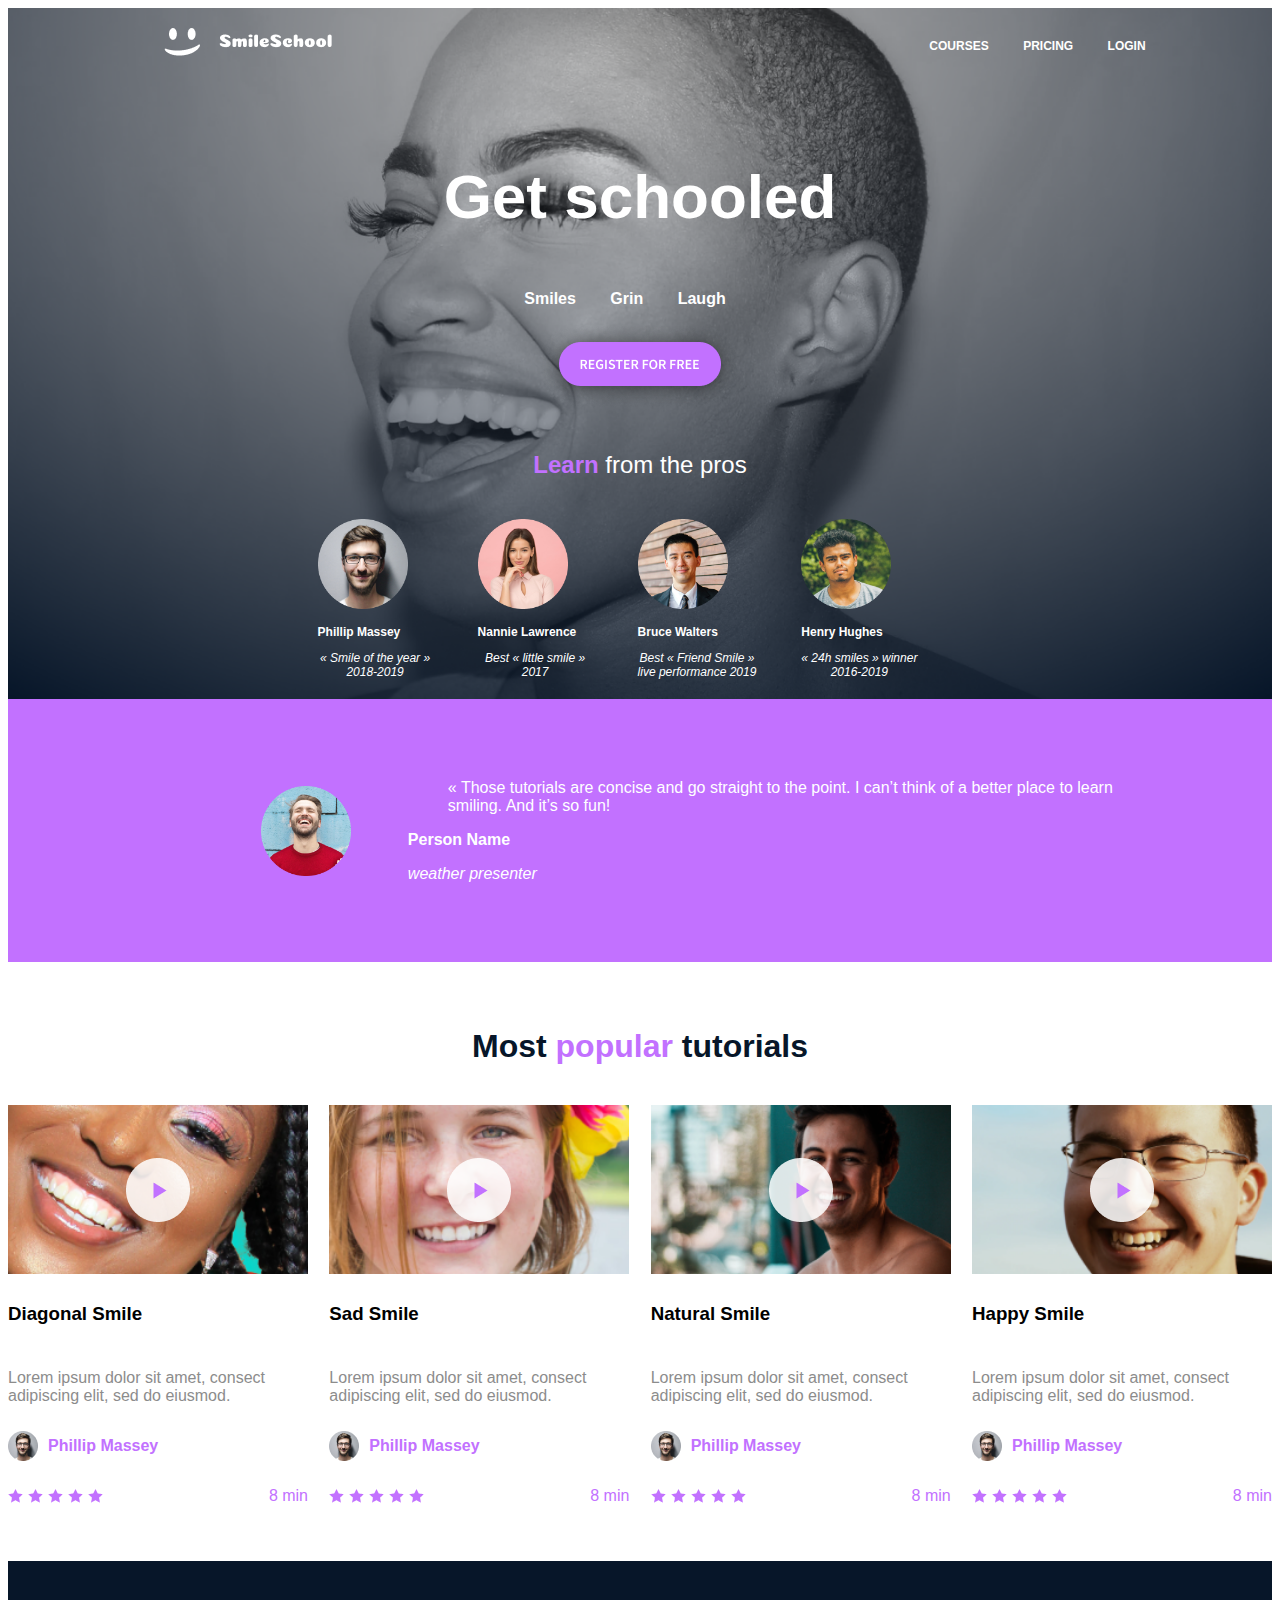
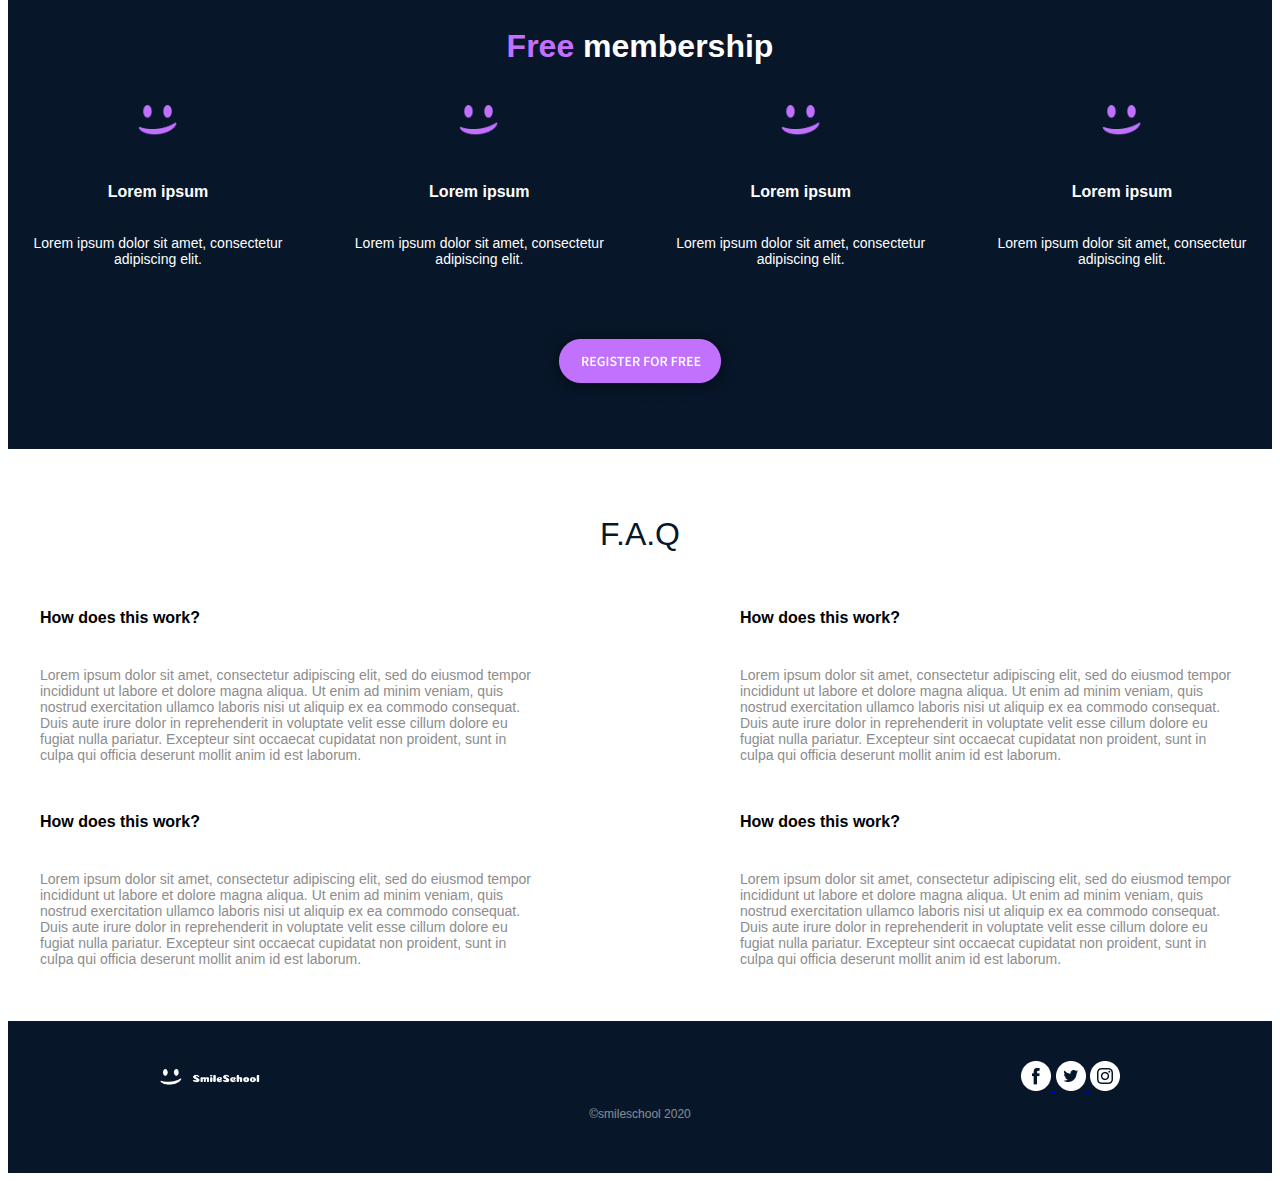
<file: css_advanced/index.html>
<!DOCTYPE html>
<html lang="en">

<head>
    <meta charset="UTF-8">
    <meta name="viewport" content="width=device-width, initial-scale=1.0">
    <title>Get schooled</title>
    <link rel="stylesheet" href="styles.css">
</head>

<body>
    <main>
        <div class="header-banner-background">
            <!-- Task 1 - Header -->
            <header>
                <!-- Link with an image inside -->
                <a href="#">
                    <img src="images/logo.png" alt="smiley logo description">
                </a>

                <!-- Block of 3 link elements -->
                <div class="link-block">
                    <a href="courses">COURSES</a>
                    <a href="pricing">PRICING</a>
                    <a href="login">LOGIN</a>
                </div>
            </header>
            <!-- End Task 1 -->


            <!-- Task 2 Banner -->
            <section class="banner-section">

                <!-- First block starts here -->
                <div class="block-one">

                    <!-- Heading -->
                    <h1 class="name">Get schooled</h1>

                    <!-- Text element -->
                    <p><span>Smiles</span> <span>Grin</span> <span>Laugh</span></p>

                    <!-- Button element -->
                    <a href="register-link-probs">
                        <img src="images/banner-button.png" alt="Register for Free">
                    </a>

                </div>
                <!-- First block ends here -->

                <!-- Second block starts here -->
                <div class="block-two">
                    <h2><span>Learn</span> from the pros</h2>

                    <!-- pros block -->
                    <div class="pros-block">
                        <div>
                            <img src="images/pros-1.png" alt="massey">
                            <h3>Phillip Massey</h3>
                            <p>« Smile of the year »</Smile>
                            </p>
                            <p>2018-2019</p>
                        </div>
                        <div>
                            <img src="images/pros-2.png" alt="lawrence">
                            <h3>Nannie Lawrence</h3>
                            <p>Best « little smile »</p>
                            <p>2017</p>
                        </div>
                        <div>
                            <img src="images/pros-3.png" alt="walters">
                            <h3>Bruce Walters</h3>
                            <p>Best « Friend Smile »</p>
                            <p>live performance 2019</p>
                        </div>
                        <div>
                            <img src="images/pros-4.png " alt="hughes">
                            <h3>Henry Hughes</h3>
                            <p>« 24h smiles » winner </p>
                            <p>2016-2019</p>
                        </div>
                    </div>
                    <!-- end pros block -->

                </div>
                <!-- Second block ends here -->

            </section>
            <!-- End Task 2 -->
        </div>


        <!-- Task 3 Quote -->
        <section class="quote-section">
            <div class="quote-block">
                <h2>w3c quote heading</h2>

                <!-- Image for the quote block -->
                <img src="images/testimonials-avatar.png" alt="Description for Quote Image">

                <!-- Block containing the quote details -->
                <div class="quote-details">

                    <!-- Quote body -->
                    <blockquote>« Those tutorials are concise and go straight to the point. I can’t think of a better
                        place to learn smiling. And it’s so fun!</blockquote>

                    <!-- Author of the quote -->
                    <p class="person-quote">Person Name</p>

                    <!-- Sub Title -->
                    <p class="title">weather presenter</p>

                </div>
            </div>
        </section>
        <!-- End Task 3 -->

        <!-- Task 4 Videos -->
        <section class="videos-section">

            <!-- Heading for the videos section -->
            <h2>Most <span>popular</span> tutorials</h2>

            <!-- Main block containing the 4 video blocks -->
            <div class="videos-block">

                <!-- Diagonal Smile -->
                <div class="video-item">
                    <div class="video-preview">
                        <img src="images/preview1.png" alt="diagonal video cover description">
                        <img src="images/play-button.png" alt="play button">
                    </div>
                    <h3>Diagonal Smile</h3>
                    <p>Lorem ipsum dolor sit amet, consect adipiscing elit, sed do eiusmod.</p>
                    <div class="video-author">
                        <img src="images/small-avatar.png" alt="Massey Author">
                        <h4>Phillip Massey</h4>
                    </div>
                    <div class="video-rating">
                        <img src="images/star.png" alt="Star 1">
                        <img src="images/star.png" alt="Star 2">
                        <img src="images/star.png" alt="Star 3">
                        <img src="images/star.png" alt="Star 4">
                        <img src="images/star.png" alt="Star 5">
                        <p>8 min</p>
                    </div>
                </div>

                <!-- Sad Smile -->
                <div class="video-item">
                    <div class="video-preview">
                        <img src="images/preview2.png" alt="sad video cover description">
                        <img src="images/play-button.png" alt="play button">
                    </div>
                    <h3>Sad Smile</h3>
                    <p>Lorem ipsum dolor sit amet, consect adipiscing elit, sed do eiusmod.</p>
                    <div class="video-author">
                        <img src="images/small-avatar.png" alt="Massey Author">
                        <h4>Phillip Massey</h4>
                    </div>
                    <div class="video-rating">
                        <img src="images/star.png" alt="Star 1">
                        <img src="images/star.png" alt="Star 2">
                        <img src="images/star.png" alt="Star 3">
                        <img src="images/star.png" alt="Star 4">
                        <img src="images/star.png" alt="Star 5">
                        <p>8 min</p>
                    </div>
                </div>

                <!-- Natural Smile -->
                <div class="video-item">
                    <div class="video-preview">
                        <img src="images/preview3.png" alt="natural video cover description">
                        <img src="images/play-button.png" alt="play button">
                    </div>
                    <h3>Natural Smile</h3>
                    <p>Lorem ipsum dolor sit amet, consect adipiscing elit, sed do eiusmod.</p>
                    <div class="video-author">
                        <img src="images/small-avatar.png" alt="Massey Author">
                        <h4>Phillip Massey</h4>
                    </div>
                    <div class="video-rating">
                        <img src="images/star.png" alt="Star 1">
                        <img src="images/star.png" alt="Star 2">
                        <img src="images/star.png" alt="Star 3">
                        <img src="images/star.png" alt="Star 4">
                        <img src="images/star.png" alt="Star 5">
                        <p>8 min</p>
                    </div>
                </div>

                <!-- Happy Smile -->
                <div class="video-item">
                    <div class="video-preview">
                        <img src="images/preview4.png" alt="happy video cover description">
                        <img src="images/play-button.png" alt="play button">
                    </div>
                    <h3>Happy Smile</h3>
                    <p>Lorem ipsum dolor sit amet, consect adipiscing elit, sed do eiusmod.</p>
                    <div class="video-author">
                        <img src="images/small-avatar.png" alt="Massey Author">
                        <h4>Phillip Massey</h4>
                    </div>
                    <div class="video-rating">
                        <img src="images/star.png" alt="Star 1">
                        <img src="images/star.png" alt="Star 2">
                        <img src="images/star.png" alt="Star 3">
                        <img src="images/star.png" alt="Star 4">
                        <img src="images/star.png" alt="Star 5">
                        <p>8 min</p>
                    </div>
                </div>
            </div>
        </section>
        <!-- End Task 4 -->

        <!-- Task 5 Membership -->
        <section class="membership-section">
            <h2><span>Free</span> membership</h2>
            <div class="membership-block">
                <div class="membership-item">
                    <img src="images/membership-smile.png" alt="Membership Image Description">
                    <h3>Lorem ipsum</h3>
                    <p>Lorem ipsum dolor sit amet, consectetur adipiscing elit.</p>
                </div>
                <div class="membership-item">
                    <img src="images/membership-smile.png" alt="Membership Image Description">
                    <h3>Lorem ipsum</h3>
                    <p>Lorem ipsum dolor sit amet, consectetur adipiscing elit.</p>
                </div>
                <div class="membership-item">
                    <img src="images/membership-smile.png" alt="Membership Image Description">
                    <h3>Lorem ipsum</h3>
                    <p>Lorem ipsum dolor sit amet, consectetur adipiscing elit.</p>
                </div>
                <div class="membership-item">
                    <img src="images/membership-smile.png" alt="Membership Image Description">
                    <h3>Lorem ipsum</h3>
                    <p>Lorem ipsum dolor sit amet, consectetur adipiscing elit.</p>
                </div>
            </div>
            <div class="membership-button">
                <a href="register-link-probs">
                    <img src="images/membership-button.png" alt="Register for Free">
                </a>
            </div>

        </section>
        <!-- End Task 5 -->

        <!-- Task 6 FAQ -->
        <section class="faq-section">
            <h2>F.A.Q</h2>
            <div class="faq-block">

                <!-- First row block -->
                <div class="faq-row">
                    <div class="faq-item">
                        <h3>How does this work?</h3>
                        <p>Lorem ipsum dolor sit amet, consectetur adipiscing elit, sed do eiusmod tempor incididunt ut
                            labore et dolore magna aliqua. Ut enim ad minim veniam, quis nostrud exercitation ullamco
                            laboris nisi ut aliquip ex ea commodo consequat. Duis aute irure dolor in reprehenderit in
                            voluptate velit esse cillum dolore eu fugiat nulla pariatur. Excepteur sint occaecat
                            cupidatat non proident, sunt in culpa qui officia deserunt mollit anim id est laborum.</p>
                    </div>
                    <div class="faq-item">
                        <h3>How does this work?</h3>
                        <p>Lorem ipsum dolor sit amet, consectetur adipiscing elit, sed do eiusmod tempor incididunt ut
                            labore et dolore magna aliqua. Ut enim ad minim veniam, quis nostrud exercitation ullamco
                            laboris nisi ut aliquip ex ea commodo consequat. Duis aute irure dolor in reprehenderit in
                            voluptate velit esse cillum dolore eu fugiat nulla pariatur. Excepteur sint occaecat
                            cupidatat non proident, sunt in culpa qui officia deserunt mollit anim id est laborum.</p>
                    </div>
                </div>

                <!-- Second row block -->
                <div class="faq-row">
                    <div class="faq-item">
                        <h3>How does this work?</h3>
                        <p>Lorem ipsum dolor sit amet, consectetur adipiscing elit, sed do eiusmod tempor incididunt ut
                            labore et dolore magna aliqua. Ut enim ad minim veniam, quis nostrud exercitation ullamco
                            laboris nisi ut aliquip ex ea commodo consequat. Duis aute irure dolor in reprehenderit in
                            voluptate velit esse cillum dolore eu fugiat nulla pariatur. Excepteur sint occaecat
                            cupidatat non proident, sunt in culpa qui officia deserunt mollit anim id est laborum.</p>
                    </div>
                    <div class="faq-item">
                        <h3>How does this work?</h3>
                        <p>Lorem ipsum dolor sit amet, consectetur adipiscing elit, sed do eiusmod tempor incididunt ut
                            labore et dolore magna aliqua. Ut enim ad minim veniam, quis nostrud exercitation ullamco
                            laboris nisi ut aliquip ex ea commodo consequat. Duis aute irure dolor in reprehenderit in
                            voluptate velit esse cillum dolore eu fugiat nulla pariatur. Excepteur sint occaecat
                            cupidatat non proident, sunt in culpa qui officia deserunt mollit anim id est laborum.</p>
                    </div>
                </div>
            </div>
        </section>
    </main>
    <!-- End Task 6 -->

    <!-- Task 7 Footer -->
    <footer>

        <!-- Global block for centering the footer content -->
        <div class="footer-global-block">

            <!-- Row block for footer content -->
            <div class="footer-row">
                <img src="images/footer-logo.png" alt="Smiley Image Description">

                <!-- Block containing images with links -->
                <div class="footer-socials-icons">
                    <a href="fb">
                        <img src="images/Facebook.png" alt="Facebook">
                    </a>
                    <a href="twitter">
                        <img src="images/Twitter.png" alt="Twitter">
                    </a>
                    <a href="da-gram">
                        <img src="images/Instagram.png" alt="Instagram">
                    </a>
                </div>
            </div>
            <!-- End of the row block -->

            <!-- Block for the copyright text -->
            <div class="footer-copyright">
                <p>&copy;smileschool 2020</p>
            </div>

        </div>
        <!-- End of the global block -->

    </footer>
    <!-- End Task 7 -->
</body>

</html>
</file>
<file: css_advanced/styles.css>
/* Header && Banner Styles */
body {
  max-width: auto;
  font-family: "Source Sans Pro", sans-serif;
}

.header-banner-background {
  background-image: url("images/background.png");
  background-repeat: no-repeat;
  background-size: cover;
  background-position: center;
  background-attachment: fixed;
}

header {
  margin-left: 10%;
  margin-right: 10%;
  padding-top: 20px;
  font-family: "Source Sans Pro", sans-serif;
  display: flex;
  justify-content: space-between;
  align-items: center;
  background-color: transparent;
}

header a {
  text-decoration: none;
  margin-left: 30px;
  color: white;
  font-weight: bold;
  font-size: 0.75em;
}

.banner-section {
  color: white;
  font-family: "Source Sans Pro", sans-serif;
  background-color: transparent;
}

.block-one {
  display: flex;
  flex-direction: column;
  justify-content: center;
  align-items: center;
  font-weight: bold;
}

.block-one p span {
  margin-right: 30px;
}

.name {
  font-size: 62px;
  margin-top: 100px;
  margin-button: 0;
}

h1 {
  font-size: 6.5em;
}

.block-two h2 span {
  color: #c271ff;
}

/* block-two */

.block-two {
  display: flex;
  flex-direction: column;
  align-items: center;
  width: 100%;
  padding: 20px;
  box-sizing: border-box;
}

.block-two h2 {
  font-weight: lighter;
}

.block-two span {
  font-weight: bold;
}

.block-two p {
  font-weight: lighter;
  font-style: italic;
  font-size: 16px;
}

.pros-block {
  width: 100%;
  max-width: auto;
  margin-top: 20px;
  font-size: 16px;
  display: flex;
  flex-wrap: wrap;
  justify-content: center;
  align-content: center;
}

.pros-block h3 {
  font-size: 12px;
}

.pros-block p {
  font-size: 12px;
  margin: 0;
  display: flex;
  flex-wrap: wrap;
  align-content: center;
  justify-content: center;
  padding-right: 45px;
}

.pros-block img {
  width: 90px;
  height: 90px;
  margin-right: 70px;
}

/* Quotes Style */

.quote-section {
  color: white;
  background-color: #c271ff;
  display: flex;
  justify-content: center;
  align-items: center;
  padding: 5%;
}

.quote-section h2 {
  visibility: hidden;
}

.quote-block {
  display: flex;
  align-items: center;
}

.quote-block img {
  margin-right: 5%;
  width: 90px;
  height: 90px;
}

.quote-details blockquote {
  font-weight: lighter;
}

.person-quote {
  font-weight: bold;
}

.title {
  font-style: italic;
}

/* Videos Style */

.videos-section {
  padding: 40px 0;
}

.videos-section h2 {
  text-align: center;
  font-size: 2em;
  margin-bottom: 40px;
  color: #071629;
}

.videos-section h2 span {
  color: #c271ff;
}

.videos-section p {
  color: #8c8c8c;
}

.videos-block {
  display: flex;
  justify-content: space-between;
  flex-wrap: wrap;
  gap: 20px;
}

.video-item {
  flex: 1;
  max-width: 300px;
  box-sizing: border-box;
  display: flex;
  flex-direction: column;
  gap: 10px;
}

.video-preview {
  position: relative;
  width: 100%;
  padding-bottom: 56.25%;
  overflow: hidden;
}

.video-preview img:first-child {
  position: absolute;
  top: 0;
  left: 0;
  width: 100%;
  height: 100%;
  object-fit: cover;
}

.video-preview img:nth-child(2) {
  position: absolute;
  top: 50%;
  left: 50%;
  transform: translate(-50%, -50%);
  cursor: pointer;
}

.video-author {
  display: flex;
  align-items: center;
  gap: 10px;
}

.video-author h4 {
  margin: 0;
  color: #c271ff;
}

.video-rating {
  display: flex;
  justify-content: space-between;
  align-items: center;
}

.video-rating img {
  margin-right: 5px;
}

.video-rating p {
  margin-left: auto;
  color: #c271ff;
}

/* Membership Style */

.membership-section {
  background-color: #071629;
  padding: 40px 0;
  text-align: center;
}

.membership-section h2 {
  font-size: 2em;
  margin-bottom: 40px;
  color: #fff;
}

.membership-section h2 span {
  color: #c271ff;
}
.membership-section h3 {
  font-size: 16px;
}

.membership-section p {
  font-size: 14px;
  font-weight: lighter;
}

.membership-block {
  display: flex;
  justify-content: space-between;
  flex-wrap: wrap;
  gap: 20px;
  margin-bottom: 40px;
}

.membership-item {
  flex: 1;
  max-width: 300px;
  box-sizing: border-box;
  display: flex;
  flex-direction: column;
  align-items: center;
  gap: 10px;
}

.membership-item img {
  width: 40px;
  height: auto;
  margin-bottom: 20px;
}

.membership-item h3 {
  color: #fff;
  margin-bottom: 10px;
}

.membership-item p {
  color: #fff;
}

.membership-button img {
  cursor: pointer;
  max-width: 80%;
  margin: 0 auto;
}

/* FAQ Style */

.faq-section {
  padding: 40px 0;
}

.faq-section h2 {
  text-align: center;
  font-size: 2em;
  margin-bottom: 40px;
  color: #071629;
  font-weight: 100;
}

.faq-section h3 {
  font-size: 16px;
}

.faq-section p {
  font-size: 14px;
  color: #8c8c8c;
}

.faq-block {
  display: flex;
  flex-direction: column;
  gap: 20px;
  align-items: center;
}

.faq-row {
  display: flex;
  justify-content: space-between;
  flex-wrap: wrap;
  gap: 20px;
  width: 100%;
  max-width: 1200px;
}

.faq-item {
  flex: 1;
  max-width: 500px;
  box-sizing: border-box;
  display: flex;
  flex-direction: column;
  gap: 10px;
}

/* Footer Style */

footer {
  background-color: #071629;
  padding: 40px 0;
  color: #fff;
}

.footer-global-block {
  display: flex;
  flex-direction: column;
  align-items: center;
  width: 100%;
  max-width: 1200px;
  margin: 0 auto;
}

.footer-row {
  display: flex;
  justify-content: space-between;
  align-items: center;
  width: 100%;
  padding: 0 10%;
  box-sizing: border-box;
}

.footer-row img {
  max-width: 100px;
  height: auto;
}

.footer-socials-block {
  display: flex;
  align-items: center;
  gap: 20px;
}

.footer-socials-block a {
  margin-right: 10px;
}

.footer-socials-block img {
  width: 30px;
  height: auto;
  cursor: pointer;
}

.footer-socials-block p {
  margin-top: 20px;
}

.footer-copyright {
  font-size: 12px;
  font-weight: 100;
  opacity: 0.5;
}
</file>
